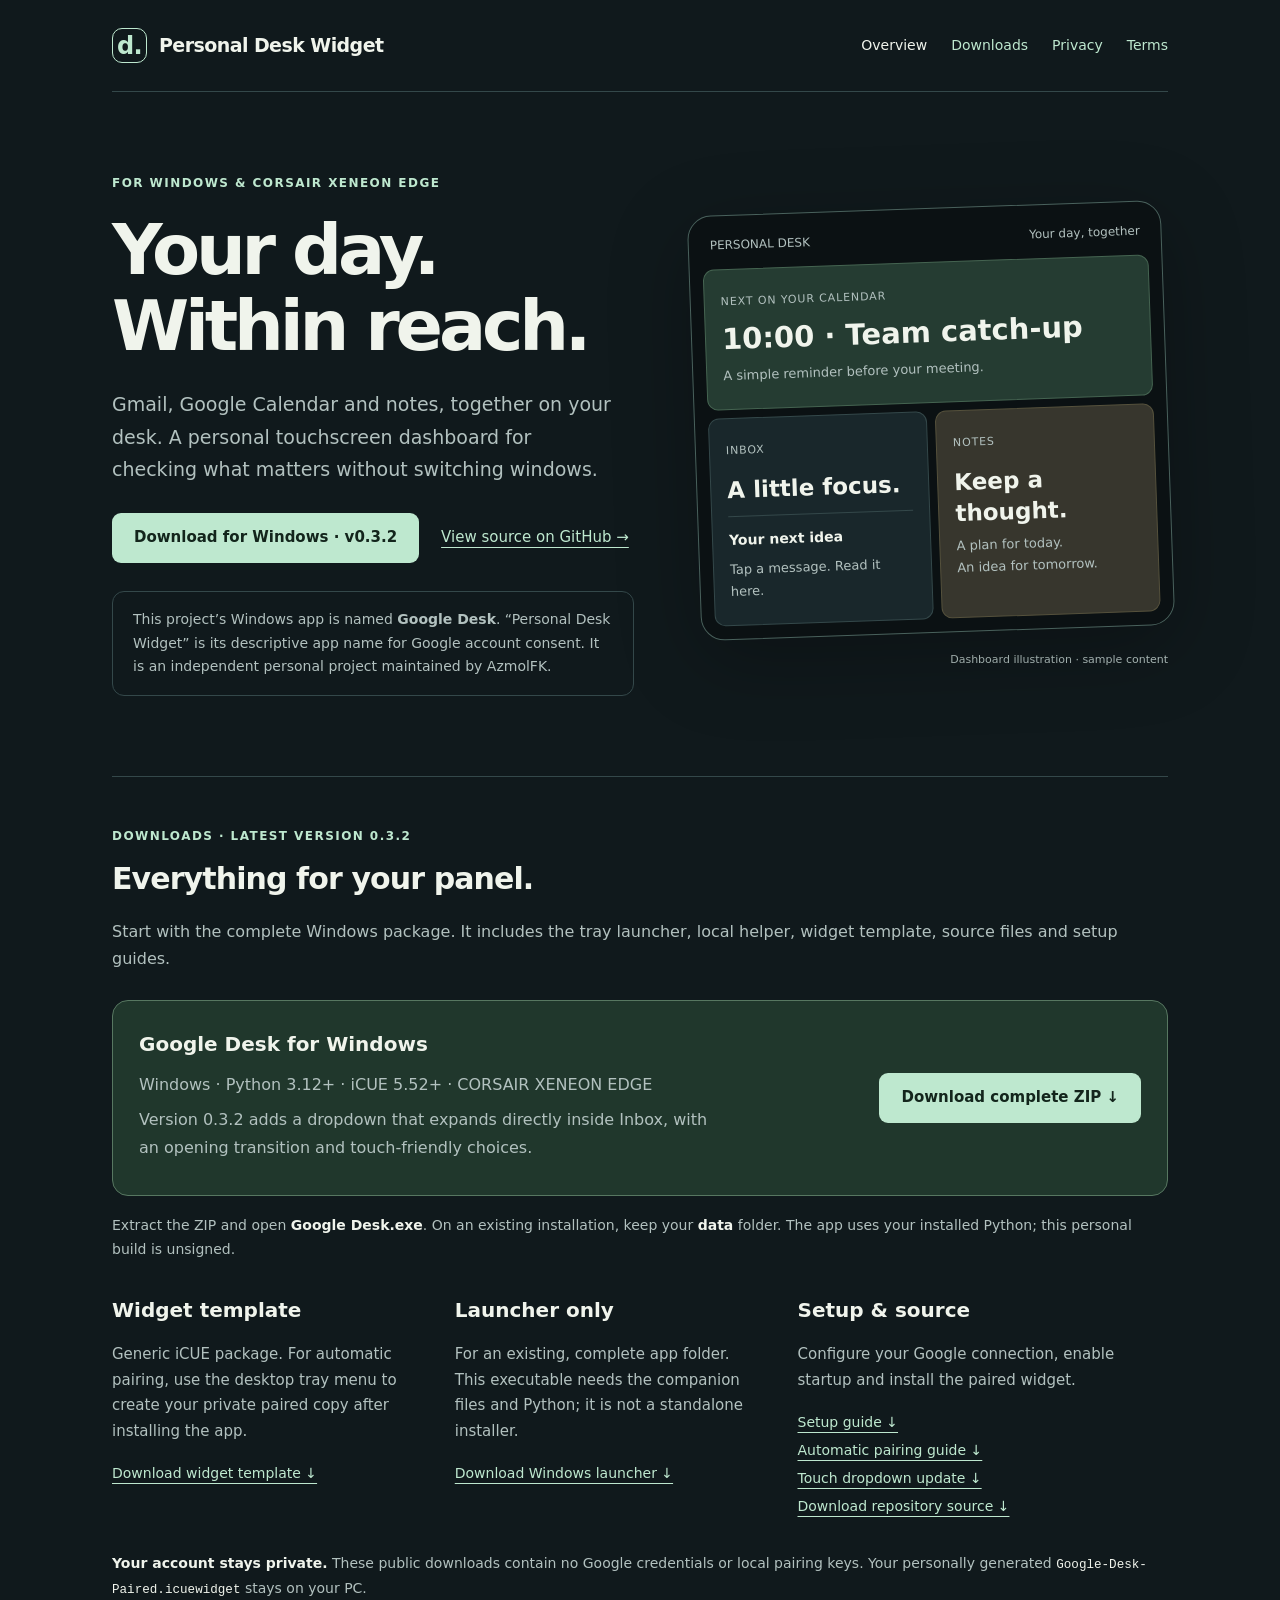
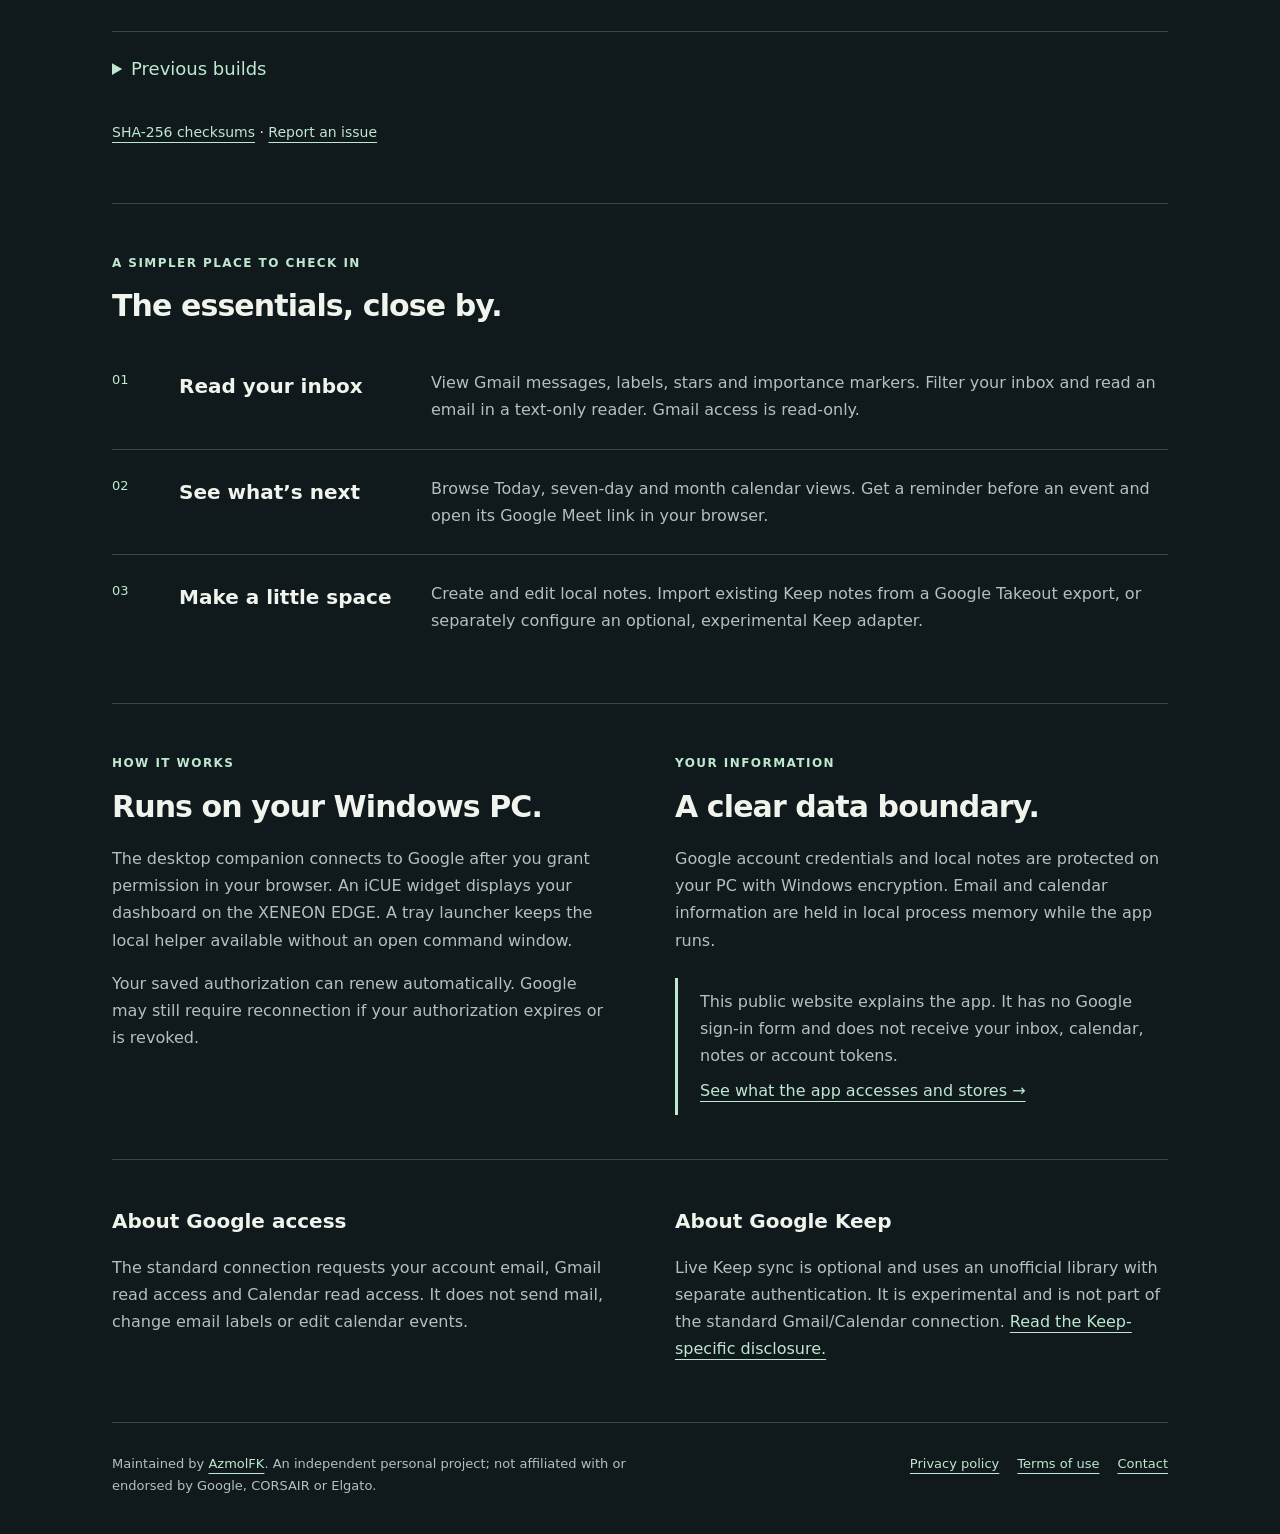
<file: docs/index.html>
<!DOCTYPE html>
<html lang="en">
<head>
  <meta charset="utf-8">
  <meta name="viewport" content="width=device-width,initial-scale=1">
  <meta name="description" content="Personal Desk Widget (Google Desk): a personal Windows dashboard for Gmail, Google Calendar, meeting reminders and notes on a CORSAIR XENEON EDGE.">
  <meta name="referrer" content="strict-origin-when-cross-origin">
  <link rel="canonical" href="https://azmolfk.github.io/Google-Desk-for-Corsair-Xenon-Edge/">
  <link rel="icon" href="icon.svg" type="image/svg+xml">
  <link rel="stylesheet" href="style.css">
  <title>Personal Desk Widget — Gmail, Calendar and notes within reach</title>
</head>
<body>
<a class="skip" href="#main">Skip to content</a>
<div class="wrap">
  <header class="top"><a class="wordmark" href="./"><span class="mark" aria-hidden="true">d.</span>Personal Desk Widget</a><nav aria-label="Main navigation"><a href="./" aria-current="page">Overview</a><a href="#downloads">Downloads</a><a href="privacy.html">Privacy</a><a href="terms.html">Terms</a></nav></header>
  <main id="main">
    <section class="hero">
      <div><span class="eyebrow">For Windows &amp; CORSAIR XENEON EDGE</span><h1>Your day.<br>Within reach.</h1><p class="intro">Gmail, Google Calendar and notes, together on your desk. A personal touchscreen dashboard for checking what matters without switching windows.</p><div class="actions"><a class="button" href="downloads/Google-Desk-v0.3.2.zip" download>Download for Windows · v0.3.2</a><a class="text-link" href="https://github.com/AzmolFK/Google-Desk-for-Corsair-Xenon-Edge">View source on GitHub →</a></div><p class="notice">This project’s Windows app is named <strong>Google Desk</strong>. “Personal Desk Widget” is its descriptive app name for Google account consent. It is an independent personal project maintained by AzmolFK.</p></div>
      <div><div class="device" role="img" aria-label="Illustration of a desk dashboard with a meeting reminder, inbox and note. All content is illustrative."><div class="device-top"><span>PERSONAL DESK</span><span>Your day, together</span></div><div class="device-screen"><div class="mini agenda"><span class="small">NEXT ON YOUR CALENDAR</span><strong>10:00 · Team catch-up</strong><p>A simple reminder before your meeting.</p></div><div class="mini"><span class="small">INBOX</span><strong>A little focus.</strong><div class="mail"><b>Your next idea</b><p>Tap a message. Read it here.</p></div></div><div class="mini note"><span class="small">NOTES</span><strong>Keep a thought.</strong><p>A plan for today.<br>An idea for tomorrow.</p></div></div></div><span class="illustration-label">Dashboard illustration · sample content</span></div>
    </section>

    <section class="section" id="downloads" aria-labelledby="download-heading">
      <span class="eyebrow">Downloads · latest version 0.3.2</span><h2 id="download-heading">Everything for your panel.</h2>
      <p class="download-intro">Start with the complete Windows package. It includes the tray launcher, local helper, widget template, source files and setup guides.</p>
      <div class="download-main"><div><h3>Google Desk for Windows</h3><p>Windows · Python 3.12+ · iCUE 5.52+ · CORSAIR XENEON EDGE</p><p>Version 0.3.2 adds a dropdown that expands directly inside Inbox, with an opening transition and touch-friendly choices.</p></div><a class="button" href="downloads/Google-Desk-v0.3.2.zip" download>Download complete ZIP ↓</a></div>
      <p class="download-note">Extract the ZIP and open <strong>Google Desk.exe</strong>. On an existing installation, keep your <strong>data</strong> folder. The app uses your installed Python; this personal build is unsigned.</p>
      <div class="download-grid">
        <div><h3>Widget template</h3><p>Generic iCUE package. For automatic pairing, use the desktop tray menu to create your private paired copy after installing the app.</p><a href="downloads/Google-Desk.icuewidget" download>Download widget template ↓</a></div>
        <div><h3>Launcher only</h3><p>For an existing, complete app folder. This executable needs the companion files and Python; it is not a standalone installer.</p><a href="downloads/Google%20Desk.exe" download>Download Windows launcher ↓</a></div>
        <div><h3>Setup &amp; source</h3><p>Configure your Google connection, enable startup and install the paired widget.</p><a href="downloads/SETUP.md" download>Setup guide ↓</a><br><a href="downloads/AUTOMATIC-PAIRING.md" download>Automatic pairing guide ↓</a><br><a href="downloads/IN-PANEL-DROPDOWN.md" download>Touch dropdown update ↓</a><br><a href="https://github.com/AzmolFK/Google-Desk-for-Corsair-Xenon-Edge/archive/refs/heads/main.zip">Download repository source ↓</a></div>
      </div>
      <div class="download-note"><strong>Your account stays private.</strong> These public downloads contain no Google credentials or local pairing keys. Your personally generated <code>Google-Desk-Paired.icuewidget</code> stays on your PC.</div>
      <details class="archive"><summary>Previous builds</summary><p>These older builds are retained for reference. The latest complete ZIP above includes the current fixes.</p><table class="table"><thead><tr><th>Version</th><th>Changes</th><th>Download</th></tr></thead><tbody><tr><td>0.3.1</td><td>Direct inbox filter buttons (replaced by the custom dropdown in 0.3.2).</td><td><a href="downloads/Google-Desk-v0.3.1.zip" download>ZIP ↓</a></td></tr><tr><td>0.3.0</td><td>Private paired widget generation and automatic reconnection.</td><td><a href="downloads/Google-Desk-v0.3.0.zip" download>ZIP ↓</a></td></tr><tr><td>0.2.0</td><td>Tray launcher, optional startup and larger text.</td><td><a href="downloads/Google-Desk-v0.2.0.zip" download>ZIP ↓</a></td></tr><tr><td>0.1.0</td><td>Initial Gmail, Calendar, reminders and local notes build.</td><td><a href="downloads/Google-Desk-v0.1.0.zip" download>ZIP ↓</a></td></tr></tbody></table></details>
      <p class="checksums"><a href="downloads/SHA256SUMS.txt">SHA-256 checksums</a> · <a href="https://github.com/AzmolFK/Google-Desk-for-Corsair-Xenon-Edge/issues">Report an issue</a></p>
    </section>

    <section class="section" aria-labelledby="features"><span class="eyebrow">A simpler place to check in</span><h2 id="features">The essentials, close by.</h2><div class="feature-row"><span class="number">01</span><h3>Read your inbox</h3><p>View Gmail messages, labels, stars and importance markers. Filter your inbox and read an email in a text-only reader. Gmail access is read-only.</p></div><div class="feature-row"><span class="number">02</span><h3>See what’s next</h3><p>Browse Today, seven-day and month calendar views. Get a reminder before an event and open its Google Meet link in your browser.</p></div><div class="feature-row"><span class="number">03</span><h3>Make a little space</h3><p>Create and edit local notes. Import existing Keep notes from a Google Takeout export, or separately configure an optional, experimental Keep adapter.</p></div></section>
    <section class="section split" id="how-it-works"><div><span class="eyebrow">How it works</span><h2>Runs on your Windows PC.</h2><p>The desktop companion connects to Google after you grant permission in your browser. An iCUE widget displays your dashboard on the XENEON EDGE. A tray launcher keeps the local helper available without an open command window.</p><p>Your saved authorization can renew automatically. Google may still require reconnection if your authorization expires or is revoked.</p></div><div><span class="eyebrow">Your information</span><h2>A clear data boundary.</h2><p>Google account credentials and local notes are protected on your PC with Windows encryption. Email and calendar information are held in local process memory while the app runs.</p><div class="quiet-box"><p>This public website explains the app. It has no Google sign-in form and does not receive your inbox, calendar, notes or account tokens.</p><p><a href="privacy.html">See what the app accesses and stores →</a></p></div></div></section>
    <section class="section split"><div><h3>About Google access</h3><p>The standard connection requests your account email, Gmail read access and Calendar read access. It does not send mail, change email labels or edit calendar events.</p></div><div><h3>About Google Keep</h3><p>Live Keep sync is optional and uses an unofficial library with separate authentication. It is experimental and is not part of the standard Gmail/Calendar connection. <a href="privacy.html#keep">Read the Keep-specific disclosure.</a></p></div></section>
  </main>
  <footer class="footer"><div>Maintained by <a href="https://github.com/AzmolFK">AzmolFK</a>. An independent personal project; not affiliated with or endorsed by Google, CORSAIR or Elgato.</div><nav aria-label="Footer navigation"><a href="privacy.html">Privacy policy</a><a href="terms.html">Terms of use</a><a href="https://github.com/AzmolFK/Google-Desk-for-Corsair-Xenon-Edge/issues">Contact</a></nav></footer>
</div>
</body></html>
</file>
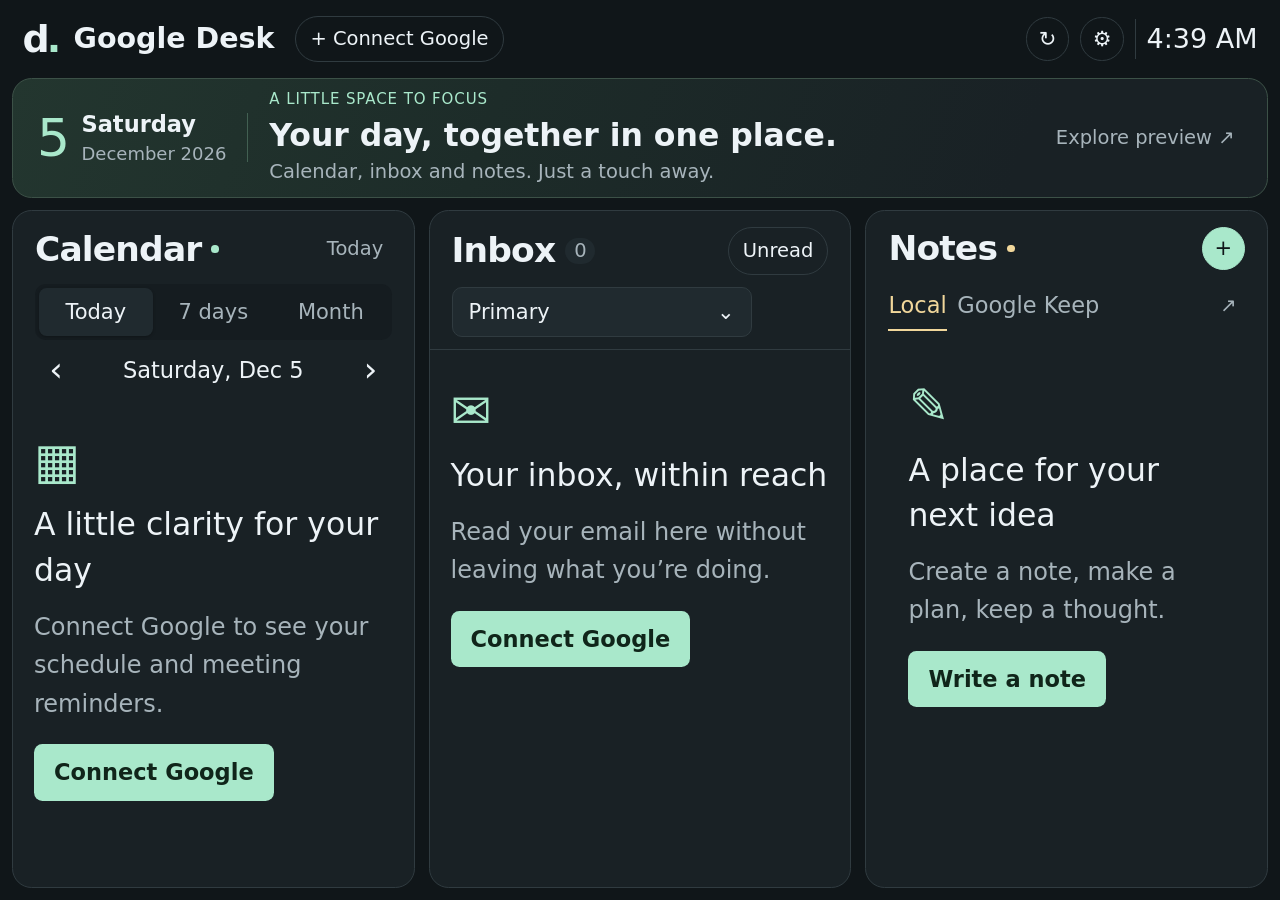
<file: app/widget/index.html>
<!DOCTYPE html>
<html lang="en">
<head>
  <meta charset="UTF-8" />
  <meta name="viewport" content="width=device-width, initial-scale=1.0" />
  <title>'Google Desk'</title>
  <link rel="icon" type="image/svg+xml" href="resources/icon.svg" />
  <link rel="stylesheet" href="styles.css" />
  <link rel="stylesheet" href="readability.css" />
  <meta name="x-icue-property" content="textColor" data-label="'Text Color'" data-type="color" data-default="'#edf3f7'" />
  <meta name="x-icue-property" content="accentColor" data-label="'Accent Color'" data-type="color" data-default="'#a9e8cb'" />
  <meta name="x-icue-property" content="backgroundColor" data-label="'Background Color'" data-type="color" data-default="'#101619'" />
  <meta name="x-icue-property" content="transparency" data-label="'Background Transparency'" data-type="slider" data-default="0" data-min="0" data-max="100" data-step="1" />
  <meta name="x-icue-property" content="pairingKey" data-label="'Companion pairing key'" data-type="textfield" data-default="''" />
  <meta name="x-icue-property" content="refreshSeconds" data-label="'Refresh interval (seconds)'" data-type="slider" data-default="60" data-min="30" data-max="300" data-step="30" />
  <meta name="x-icue-property" content="reminderMinutes" data-label="'Reminder lead time (minutes)'" data-type="slider" data-default="10" data-min="0" data-max="30" data-step="5" />
  <meta name="x-icue-property" content="textSize" data-label="'Text size (percent)'" data-type="slider" data-default="150" data-min="100" data-max="200" data-step="10" />
  <script type="application/json" id="x-icue-groups">[{"title":"'Connection'","properties":["pairingKey","refreshSeconds","reminderMinutes"]},{"title":"'Personalization'","properties":["textColor","accentColor","backgroundColor","transparency","textSize"]}]</script>
</head>
<body>
  <div class="shell">
    <div class="topbar">
      <div class="brand"><span class="brand-mark">d<span>.</span></span><div><strong>Google Desk</strong><span class="eyebrow">YOUR DAY, WITHIN REACH</span></div></div>
      <div id="accounts" class="accounts"></div>
      <div class="top-actions"><span id="connection" class="connection">Not connected</span><button class="icon-button" id="refresh" title="Refresh" aria-label="Refresh">↻</button><button class="icon-button" id="settings" title="Settings" aria-label="Settings">⚙</button><span id="clock" class="clock"></span></div>
    </div>
    <div id="demo-banner" class="demo-banner" hidden><span>PREVIEW · Sample data only. No Google account is connected.</span><button id="leave-demo">Exit preview</button></div>
    <div class="day-strip">
      <div class="date-block"><span id="day-number" class="day-number"></span><div><strong id="weekday"></strong><span id="month-year"></span></div></div>
      <div class="strip-divider"></div><div id="meeting" class="meeting"></div>
      <button id="demo-toggle" class="quiet-button">Explore preview ↗</button>
    </div>
    <nav class="panel-nav" aria-label="Panels"><button data-panel="calendar" class="active">Calendar</button><button data-panel="inbox">Inbox</button><button data-panel="reader">Reader</button><button data-panel="notes">Notes</button></nav>
    <div id="notice" class="notice" role="status" hidden></div>
    <main id="panels" class="panels" data-active="calendar">
      <section id="calendar-panel" class="panel calendar-panel" data-name="calendar">
        <div class="panel-heading"><div><span class="kicker">01 / YOUR SCHEDULE</span><h1>Calendar<span class="heading-dot"></span></h1></div><button id="calendar-today" class="quiet-button">Today</button></div>
        <div class="view-switch" aria-label="Calendar view"><button data-view="today" class="active">Today</button><button data-view="week">7 days</button><button data-view="month">Month</button></div>
        <div class="calendar-navigation"><button id="prev-date" aria-label="Previous period">‹</button><strong id="calendar-range"></strong><button id="next-date" aria-label="Next period">›</button></div>
        <div id="calendar-content" class="scroll-area"></div>
        <div id="calendar-legend" class="panel-footer">Connect Google to see your calendars</div>
      </section>
      <section id="inbox-panel" class="panel inbox-panel" data-name="inbox">
        <div class="panel-heading"><div><span class="kicker">02 / STAY IN THE LOOP</span><h1>Inbox <span id="inbox-count" class="count">0</span></h1></div><button id="unread" class="chip" aria-pressed="false">Unread</button></div>
        <div class="inbox-toolbar"><div id="inbox-filter-control" class="inbox-filter-control"><button type="button" id="inbox-filter" class="inbox-filter-trigger" aria-label="Inbox category: Primary" aria-expanded="false" aria-controls="inbox-filter-menu"><span id="inbox-filter-label">Primary</span><span class="filter-chevron" aria-hidden="true">⌄</span></button><div id="inbox-filter-menu" class="inbox-filter-menu" aria-hidden="true" inert=""><div class="inbox-filter-clip"><div class="inbox-filters" role="group" aria-label="Inbox category options"><button type="button" data-inbox-filter="primary" aria-pressed="true">Primary</button><button type="button" data-inbox-filter="all" aria-pressed="false">All inbox</button><button type="button" data-inbox-filter="no-promotions" aria-pressed="false">No Promotions</button></div></div></div></div><span class="tiny-label">NEWEST FIRST</span></div>
        <div id="inbox-content" class="scroll-area"></div>
        <div class="panel-footer"><span class="status-dot"></span>Read on your panel. Stay in your flow.</div>
      </section>
      <section id="reader-panel" class="panel reader-panel" data-name="reader">
        <div class="panel-heading"><div><span class="kicker">03 / A LITTLE FOCUS</span><h1>Reader</h1></div><button id="reader-close" class="icon-button" aria-label="Close reader">×</button></div>
        <div id="reader-content" class="scroll-area reader-content"></div>
        <div class="panel-footer">Text view · External images stay blocked</div>
      </section>
      <section id="notes-panel" class="panel notes-panel" data-name="notes">
        <div class="panel-heading"><div><span class="kicker">04 / MAKE ROOM FOR IDEAS</span><h1>Notes<span class="heading-dot yellow"></span></h1></div><button id="new-note" class="icon-button accent" aria-label="New note">+</button></div>
        <div class="notes-toolbar"><div class="source-switch"><button data-source="local" class="active">Local</button><button data-source="keep">Google Keep</button></div><button id="open-keep" class="quiet-button" title="Open Google Keep in your browser">↗</button></div>
        <div id="notes-content" class="scroll-area notes-content"></div>
        <div id="notes-footer" class="panel-footer">Local notes · Encrypted on this PC</div>
      </section>
    </main>
    <div class="bottom-bar"><span id="sync-status">Ready when you are.</span><span>LESS SWITCHING. MORE DOING.</span><button id="reorder">Arrange panels</button></div>
  </div>
  <dialog id="settings-dialog" class="settings-dialog">
    <div class="dialog-top"><div><span class="kicker">MAKE IT YOURS</span><h2>Desk settings</h2></div><button class="icon-button" data-close="settings-dialog" aria-label="Close settings">×</button></div>
    <div id="settings-content"></div>
  </dialog>
  <dialog id="note-dialog" class="note-dialog">
    <form id="note-form"><div class="dialog-top"><span id="note-origin" class="kicker">LOCAL NOTE</span><button type="button" class="icon-button" id="note-close" aria-label="Close note">×</button></div>
      <input id="note-title" aria-label="Note title" placeholder="Give this thought a title" maxlength="1000" />
      <textarea id="note-text" aria-label="Note text" placeholder="A thought, a plan, a little reminder…" maxlength="100000"></textarea>
      <div id="note-items" class="note-items" hidden></div>
      <div class="note-bottom"><label><input id="note-pinned" type="checkbox" /> Pin note</label><button type="button" id="toggle-keyboard" class="quiet-button" aria-expanded="false">Keyboard</button><span id="save-status" role="status"></span><button class="primary-button" id="save-note" type="submit">Save note</button></div>
      <div id="touch-keyboard" class="touch-keyboard" hidden aria-label="Note keyboard"></div>
    </form>
  </dialog>
  <script src="pairing.js"></script>
  <script src="app.js"></script>
</body>
</html>
</file>
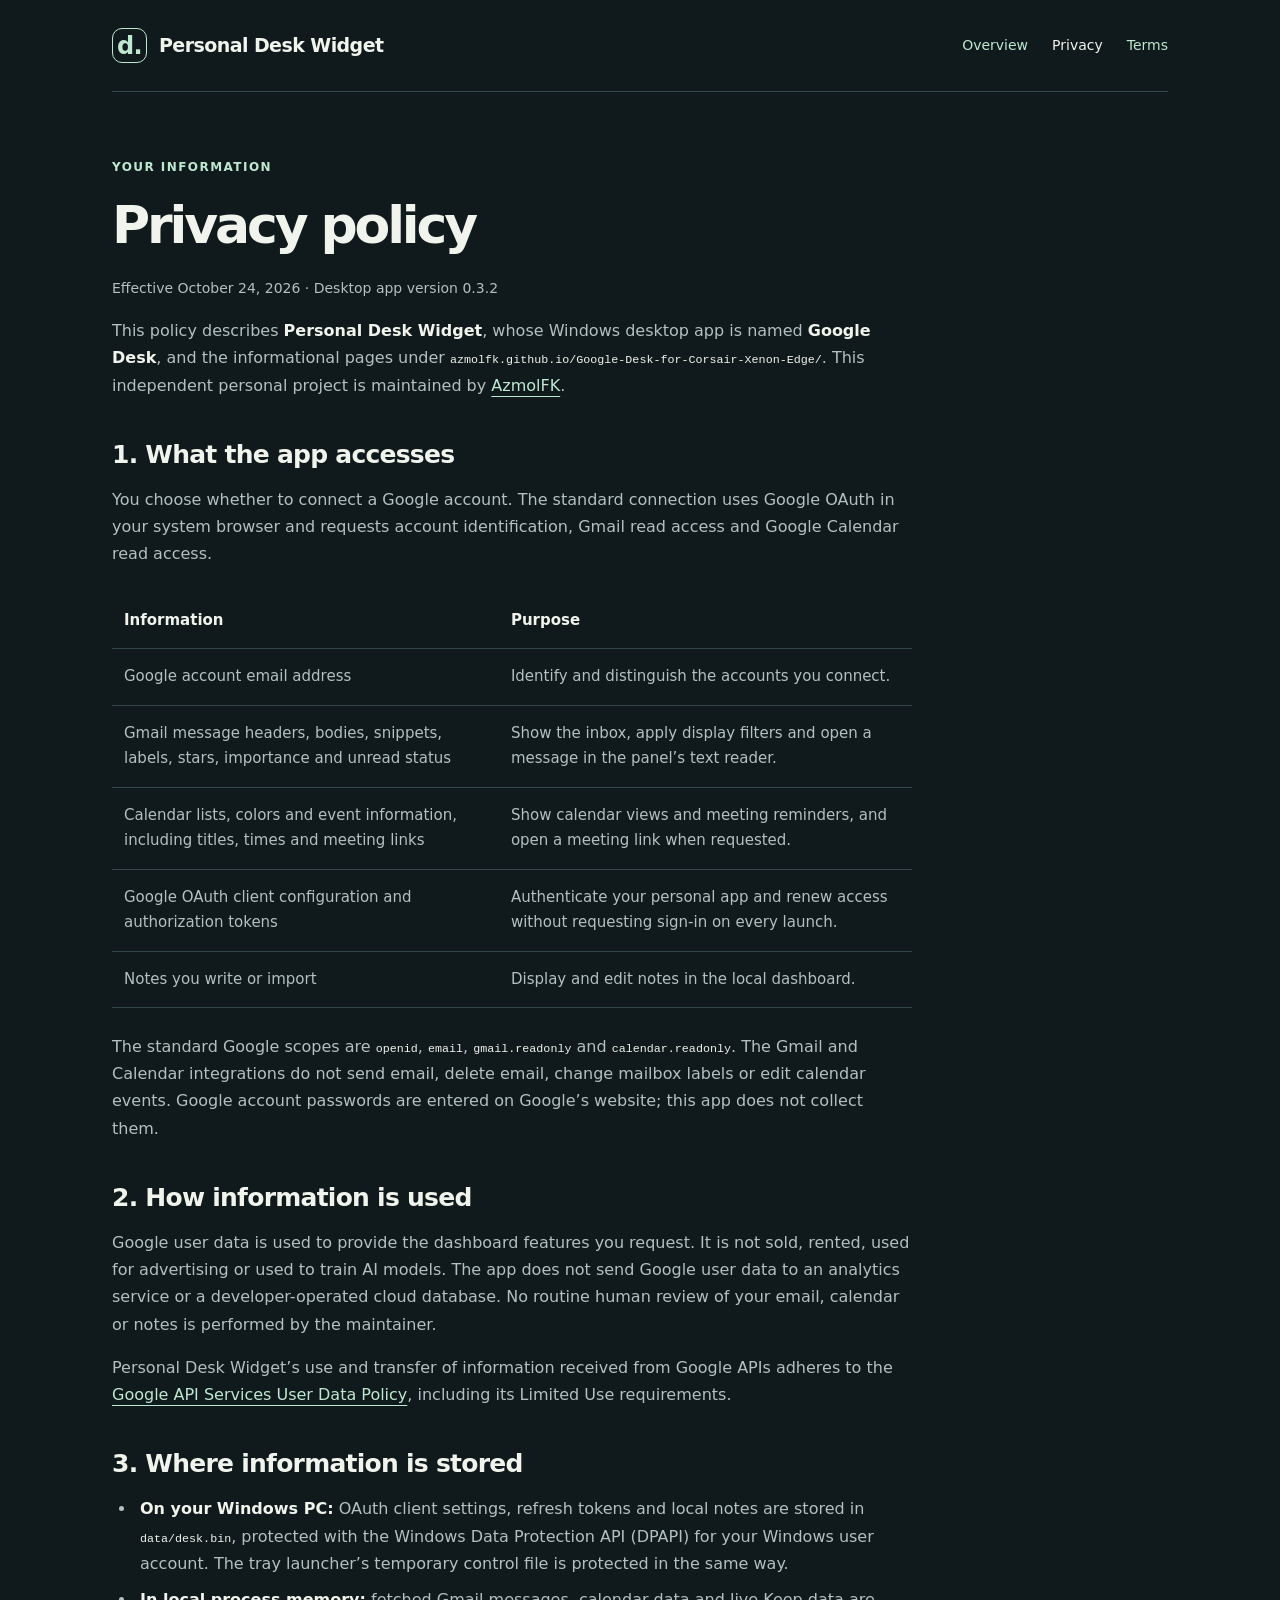
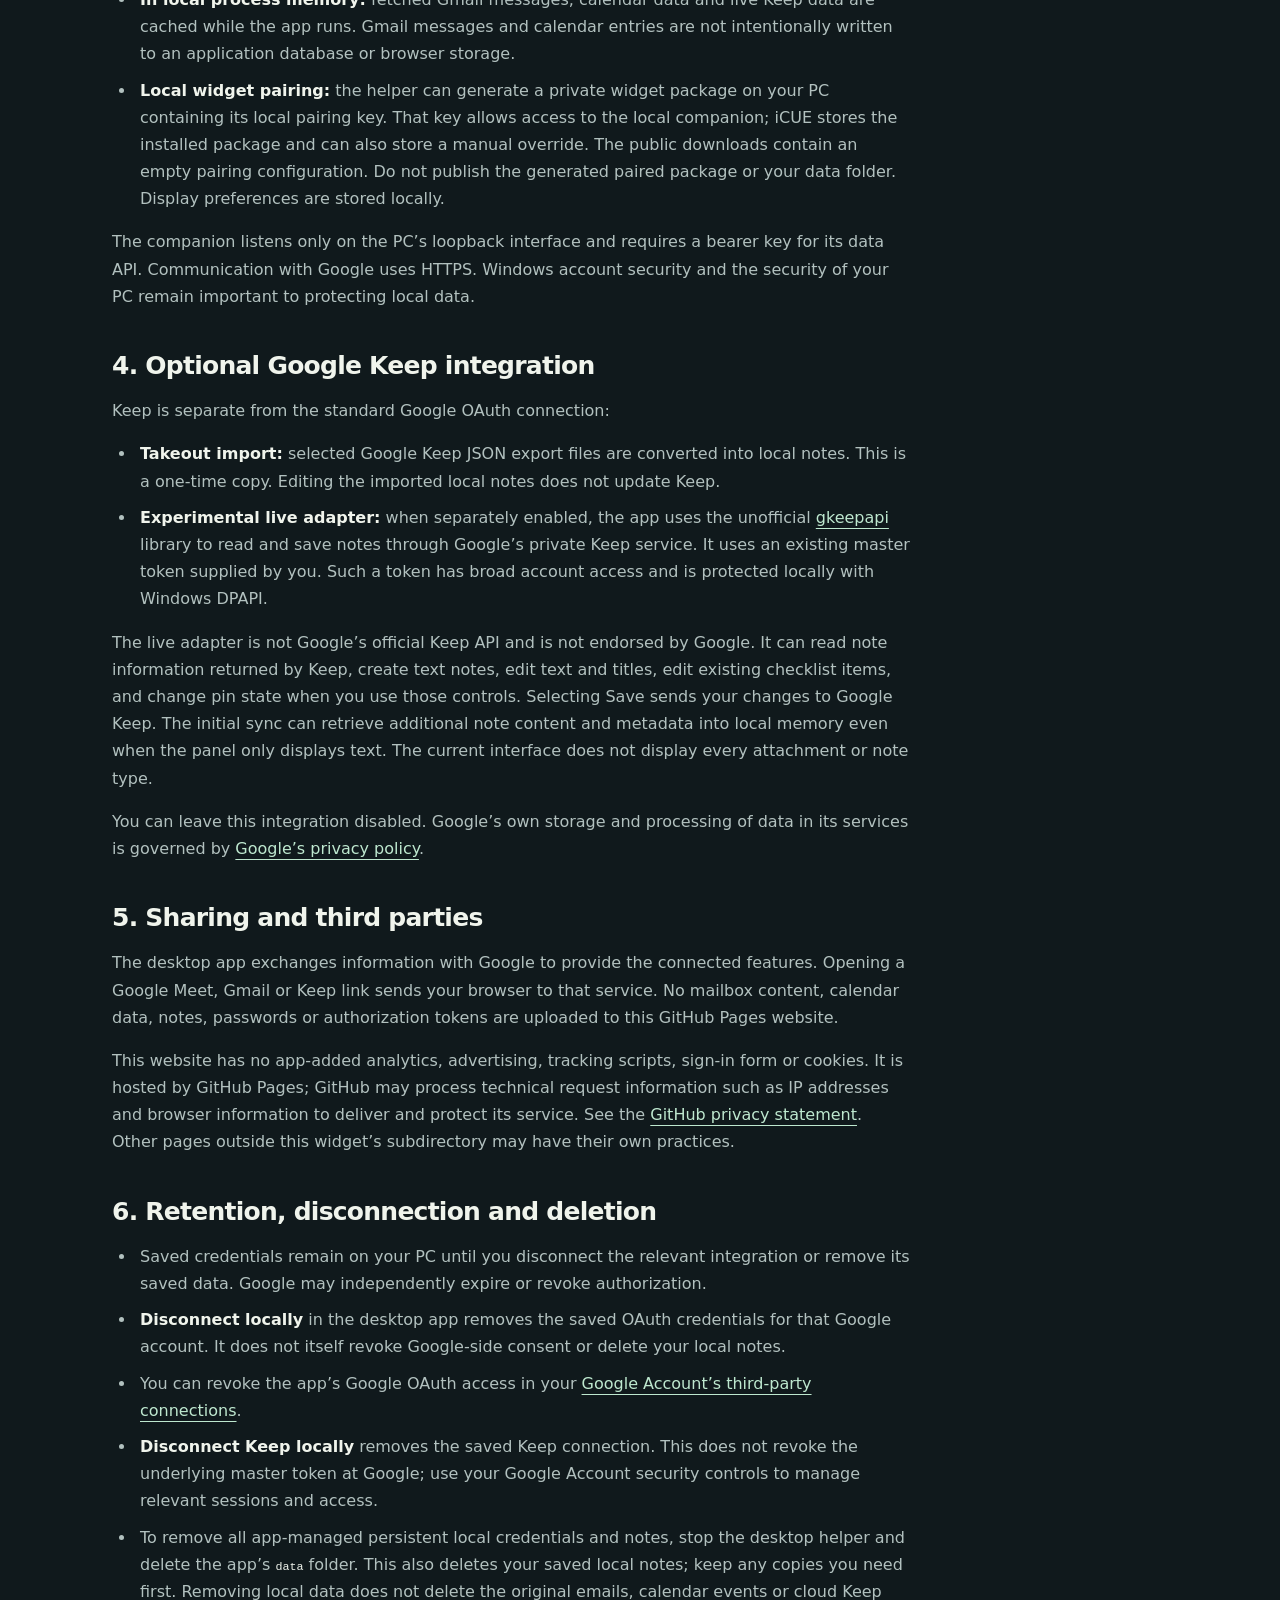
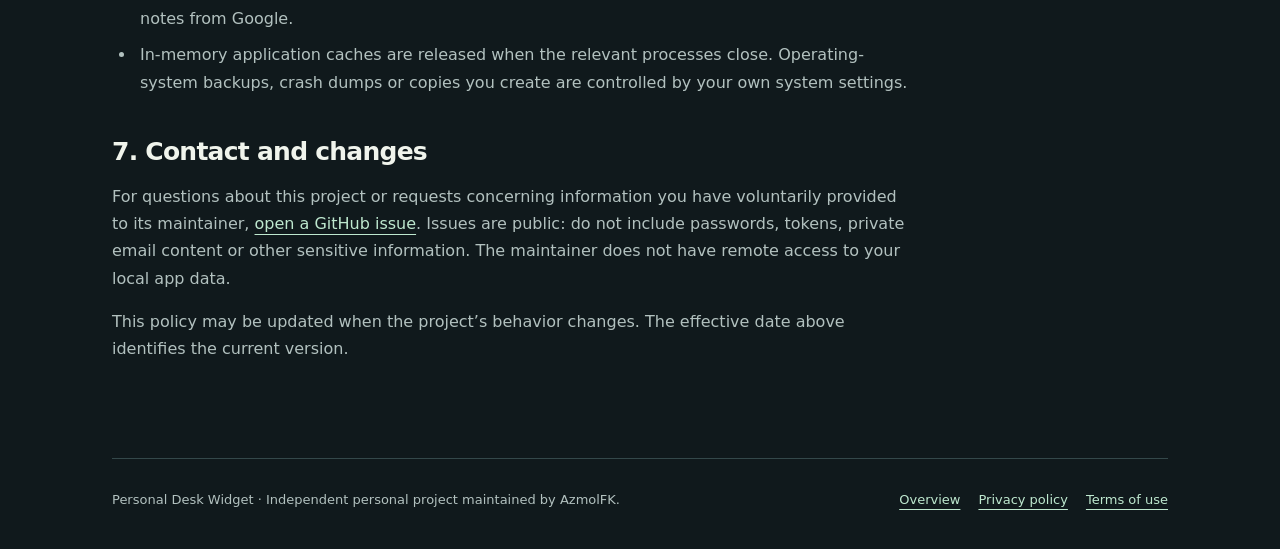
<file: docs/privacy.html>
<!DOCTYPE html>
<html lang="en">
<head>
  <meta charset="utf-8"><meta name="viewport" content="width=device-width,initial-scale=1">
  <meta name="description" content="Privacy policy for Personal Desk Widget, also called Google Desk: Google API access, local storage, optional Keep integration and deletion controls.">
  <meta name="referrer" content="strict-origin-when-cross-origin">
  <link rel="canonical" href="https://azmolfk.github.io/Google-Desk-for-Corsair-Xenon-Edge/privacy.html"><link rel="icon" href="icon.svg" type="image/svg+xml"><link rel="stylesheet" href="style.css">
  <title>Privacy policy — Personal Desk Widget</title>
</head>
<body><a class="skip" href="#main">Skip to content</a><div class="wrap">
<header class="top"><a class="wordmark" href="./"><span class="mark" aria-hidden="true">d.</span>Personal Desk Widget</a><nav aria-label="Main navigation"><a href="./">Overview</a><a href="privacy.html" aria-current="page">Privacy</a><a href="terms.html">Terms</a></nav></header>
<main id="main" class="document"><span class="eyebrow">Your information</span><h1>Privacy policy</h1><p class="updated">Effective October 24, 2026 · Desktop app version 0.3.2</p>
<p>This policy describes <strong>Personal Desk Widget</strong>, whose Windows desktop app is named <strong>Google Desk</strong>, and the informational pages under <code>azmolfk.github.io/Google-Desk-for-Corsair-Xenon-Edge/</code>. This independent personal project is maintained by <a href="https://github.com/AzmolFK">AzmolFK</a>.</p>
<h2>1. What the app accesses</h2><p>You choose whether to connect a Google account. The standard connection uses Google OAuth in your system browser and requests account identification, Gmail read access and Google Calendar read access.</p>
<table class="table"><thead><tr><th scope="col">Information</th><th scope="col">Purpose</th></tr></thead><tbody><tr><td>Google account email address</td><td>Identify and distinguish the accounts you connect.</td></tr><tr><td>Gmail message headers, bodies, snippets, labels, stars, importance and unread status</td><td>Show the inbox, apply display filters and open a message in the panel’s text reader.</td></tr><tr><td>Calendar lists, colors and event information, including titles, times and meeting links</td><td>Show calendar views and meeting reminders, and open a meeting link when requested.</td></tr><tr><td>Google OAuth client configuration and authorization tokens</td><td>Authenticate your personal app and renew access without requesting sign-in on every launch.</td></tr><tr><td>Notes you write or import</td><td>Display and edit notes in the local dashboard.</td></tr></tbody></table>
<p>The standard Google scopes are <code>openid</code>, <code>email</code>, <code>gmail.readonly</code> and <code>calendar.readonly</code>. The Gmail and Calendar integrations do not send email, delete email, change mailbox labels or edit calendar events. Google account passwords are entered on Google’s website; this app does not collect them.</p>
<h2>2. How information is used</h2><p>Google user data is used to provide the dashboard features you request. It is not sold, rented, used for advertising or used to train AI models. The app does not send Google user data to an analytics service or a developer-operated cloud database. No routine human review of your email, calendar or notes is performed by the maintainer.</p><p>Personal Desk Widget’s use and transfer of information received from Google APIs adheres to the <a href="https://developers.google.com/terms/api-services-user-data-policy">Google API Services User Data Policy</a>, including its Limited Use requirements.</p>
<h2>3. Where information is stored</h2><ul><li><strong>On your Windows PC:</strong> OAuth client settings, refresh tokens and local notes are stored in <code>data/desk.bin</code>, protected with the Windows Data Protection API (DPAPI) for your Windows user account. The tray launcher’s temporary control file is protected in the same way.</li><li><strong>In local process memory:</strong> fetched Gmail messages, calendar data and live Keep data are cached while the app runs. Gmail messages and calendar entries are not intentionally written to an application database or browser storage.</li><li><strong>Local widget pairing:</strong> the helper can generate a private widget package on your PC containing its local pairing key. That key allows access to the local companion; iCUE stores the installed package and can also store a manual override. The public downloads contain an empty pairing configuration. Do not publish the generated paired package or your data folder. Display preferences are stored locally.</li></ul><p>The companion listens only on the PC’s loopback interface and requires a bearer key for its data API. Communication with Google uses HTTPS. Windows account security and the security of your PC remain important to protecting local data.</p>
<h2 id="keep">4. Optional Google Keep integration</h2><p>Keep is separate from the standard Google OAuth connection:</p><ul><li><strong>Takeout import:</strong> selected Google Keep JSON export files are converted into local notes. This is a one-time copy. Editing the imported local notes does not update Keep.</li><li><strong>Experimental live adapter:</strong> when separately enabled, the app uses the unofficial <a href="https://github.com/kiwiz/gkeepapi">gkeepapi</a> library to read and save notes through Google’s private Keep service. It uses an existing master token supplied by you. Such a token has broad account access and is protected locally with Windows DPAPI.</li></ul><p>The live adapter is not Google’s official Keep API and is not endorsed by Google. It can read note information returned by Keep, create text notes, edit text and titles, edit existing checklist items, and change pin state when you use those controls. Selecting Save sends your changes to Google Keep. The initial sync can retrieve additional note content and metadata into local memory even when the panel only displays text. The current interface does not display every attachment or note type.</p><p>You can leave this integration disabled. Google’s own storage and processing of data in its services is governed by <a href="https://policies.google.com/privacy">Google’s privacy policy</a>.</p>
<h2>5. Sharing and third parties</h2><p>The desktop app exchanges information with Google to provide the connected features. Opening a Google Meet, Gmail or Keep link sends your browser to that service. No mailbox content, calendar data, notes, passwords or authorization tokens are uploaded to this GitHub Pages website.</p><p>This website has no app-added analytics, advertising, tracking scripts, sign-in form or cookies. It is hosted by GitHub Pages; GitHub may process technical request information such as IP addresses and browser information to deliver and protect its service. See the <a href="https://docs.github.com/en/site-policy/privacy-policies/github-general-privacy-statement">GitHub privacy statement</a>. Other pages outside this widget’s subdirectory may have their own practices.</p>
<h2>6. Retention, disconnection and deletion</h2><ul><li>Saved credentials remain on your PC until you disconnect the relevant integration or remove its saved data. Google may independently expire or revoke authorization.</li><li><strong>Disconnect locally</strong> in the desktop app removes the saved OAuth credentials for that Google account. It does not itself revoke Google-side consent or delete your local notes.</li><li>You can revoke the app’s Google OAuth access in your <a href="https://myaccount.google.com/connections">Google Account’s third-party connections</a>.</li><li><strong>Disconnect Keep locally</strong> removes the saved Keep connection. This does not revoke the underlying master token at Google; use your Google Account security controls to manage relevant sessions and access.</li><li>To remove all app-managed persistent local credentials and notes, stop the desktop helper and delete the app’s <code>data</code> folder. This also deletes your saved local notes; keep any copies you need first. Removing local data does not delete the original emails, calendar events or cloud Keep notes from Google.</li><li>In-memory application caches are released when the relevant processes close. Operating-system backups, crash dumps or copies you create are controlled by your own system settings.</li></ul>
<h2>7. Contact and changes</h2><p>For questions about this project or requests concerning information you have voluntarily provided to its maintainer, <a href="https://github.com/AzmolFK/Google-Desk-for-Corsair-Xenon-Edge/issues">open a GitHub issue</a>. Issues are public: do not include passwords, tokens, private email content or other sensitive information. The maintainer does not have remote access to your local app data.</p><p>This policy may be updated when the project’s behavior changes. The effective date above identifies the current version.</p>
</main><footer class="footer"><div>Personal Desk Widget · Independent personal project maintained by AzmolFK.</div><nav aria-label="Footer navigation"><a href="./">Overview</a><a href="privacy.html">Privacy policy</a><a href="terms.html">Terms of use</a></nav></footer></div></body></html>
</file>
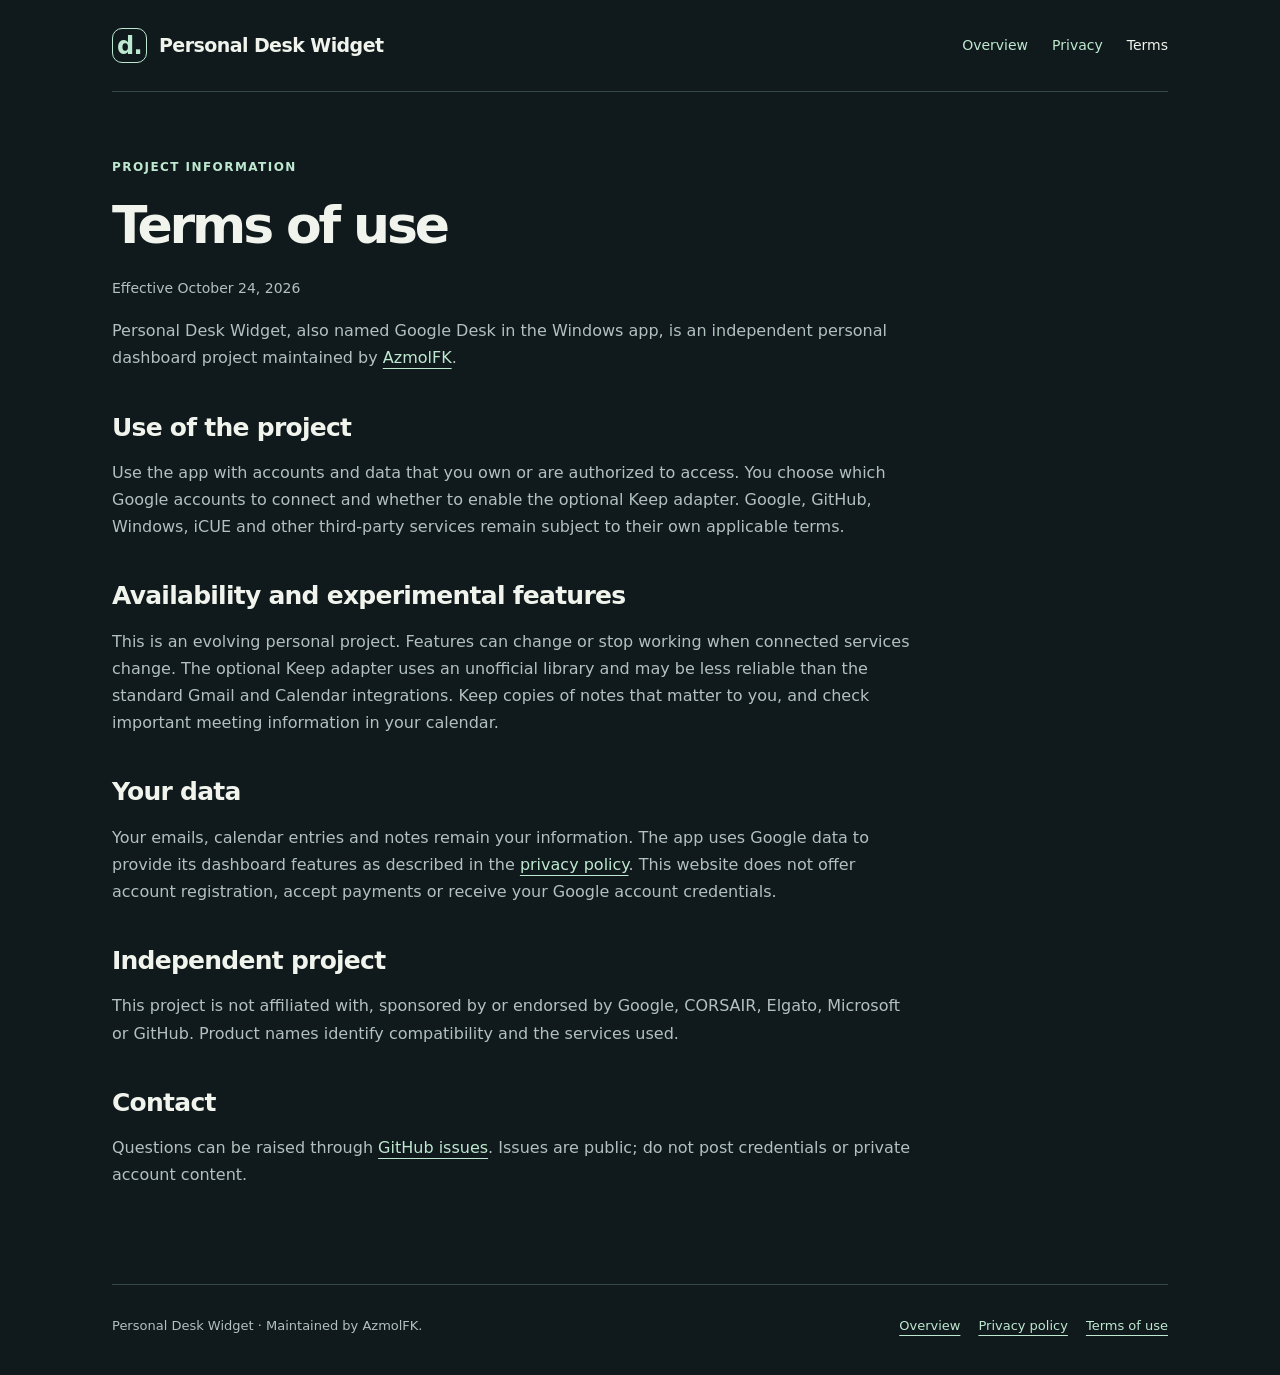
<file: docs/terms.html>
<!DOCTYPE html>
<html lang="en"><head><meta charset="utf-8"><meta name="viewport" content="width=device-width,initial-scale=1"><meta name="description" content="Terms of use and project information for Personal Desk Widget, the Google Desk desktop dashboard."><link rel="canonical" href="https://azmolfk.github.io/Google-Desk-for-Corsair-Xenon-Edge/terms.html"><link rel="icon" href="icon.svg" type="image/svg+xml"><link rel="stylesheet" href="style.css"><title>Terms of use — Personal Desk Widget</title></head>
<body><a class="skip" href="#main">Skip to content</a><div class="wrap"><header class="top"><a class="wordmark" href="./"><span class="mark" aria-hidden="true">d.</span>Personal Desk Widget</a><nav aria-label="Main navigation"><a href="./">Overview</a><a href="privacy.html">Privacy</a><a href="terms.html" aria-current="page">Terms</a></nav></header>
<main id="main" class="document"><span class="eyebrow">Project information</span><h1>Terms of use</h1><p class="updated">Effective October 24, 2026</p><p>Personal Desk Widget, also named Google Desk in the Windows app, is an independent personal dashboard project maintained by <a href="https://github.com/AzmolFK">AzmolFK</a>.</p><h2>Use of the project</h2><p>Use the app with accounts and data that you own or are authorized to access. You choose which Google accounts to connect and whether to enable the optional Keep adapter. Google, GitHub, Windows, iCUE and other third-party services remain subject to their own applicable terms.</p><h2>Availability and experimental features</h2><p>This is an evolving personal project. Features can change or stop working when connected services change. The optional Keep adapter uses an unofficial library and may be less reliable than the standard Gmail and Calendar integrations. Keep copies of notes that matter to you, and check important meeting information in your calendar.</p><h2>Your data</h2><p>Your emails, calendar entries and notes remain your information. The app uses Google data to provide its dashboard features as described in the <a href="privacy.html">privacy policy</a>. This website does not offer account registration, accept payments or receive your Google account credentials.</p><h2>Independent project</h2><p>This project is not affiliated with, sponsored by or endorsed by Google, CORSAIR, Elgato, Microsoft or GitHub. Product names identify compatibility and the services used.</p><h2>Contact</h2><p>Questions can be raised through <a href="https://github.com/AzmolFK/Google-Desk-for-Corsair-Xenon-Edge/issues">GitHub issues</a>. Issues are public; do not post credentials or private account content.</p></main><footer class="footer"><div>Personal Desk Widget · Maintained by AzmolFK.</div><nav aria-label="Footer navigation"><a href="./">Overview</a><a href="privacy.html">Privacy policy</a><a href="terms.html">Terms of use</a></nav></footer></div></body></html>
</file>
<file: docs/style.css>
:root{color-scheme:dark;--bg:#10191c;--panel:#19272b;--ink:#f0f4ec;--muted:#b2c1bf;--line:#34484a;--mint:#bee8cf;--gold:#edcf99;font-family:Segoe UI,system-ui,sans-serif;font-synthesis:none}*{box-sizing:border-box}body{margin:0;background:var(--bg);color:var(--ink);line-height:1.7}a{color:var(--mint);text-underline-offset:5px}a:hover{color:#fff}a:focus-visible{outline:2px solid var(--mint);outline-offset:5px}.wrap{max-width:1120px;margin:auto;padding:0 32px}.top{display:flex;align-items:center;justify-content:space-between;gap:24px;padding:28px 0;border-bottom:1px solid var(--line)}.wordmark{font-size:19px;font-weight:650;letter-spacing:-.03em;text-decoration:none;color:var(--ink);display:flex;gap:12px;align-items:center}.mark{display:grid;place-items:center;width:35px;height:35px;border:1px solid var(--mint);color:var(--mint);border-radius:10px;font-size:24px;line-height:1}.top nav{display:flex;gap:24px;font-size:14px}.top nav a{text-decoration:none}.top nav a[aria-current=page]{color:var(--ink)}.eyebrow{font-size:12px;font-weight:650;letter-spacing:.12em;text-transform:uppercase;color:var(--mint)}.hero{padding:76px 0 66px;display:grid;grid-template-columns:1.1fr 1fr;gap:60px;align-items:center}h1{font-weight:550;font-size:clamp(42px,5.5vw,70px);line-height:1.08;letter-spacing:-.06em;margin:18px 0 24px}.intro{font-size:19px;color:var(--muted);max-width:42ch}.actions{display:flex;gap:22px;align-items:center;margin-top:28px;flex-wrap:wrap}.button{display:inline-flex;padding:12px 22px;border-radius:9px;background:var(--mint);color:#13251c;text-decoration:none;font-size:15px;font-weight:650}.button:hover{background:#d3f5df;color:#13251c}.text-link{font-size:15px}.device{border:1px solid #49615c;border-radius:24px;background:#0b1113;padding:13px;box-shadow:0 20px 80px #0004;transform:rotate(-2deg)}.device-top{font-size:12px;color:var(--muted);padding:6px 8px 14px;display:flex;justify-content:space-between}.device-screen{display:grid;grid-template-columns:1fr 1fr;gap:8px}.mini{border:1px solid var(--line);border-radius:11px;padding:16px;background:var(--panel);min-height:145px}.mini .small{font-size:11px;letter-spacing:.08em;color:var(--muted)}.mini strong{display:block;font-size:23px;font-weight:550;line-height:1.35;margin:13px 0 6px}.mini p{font-size:13px;margin:6px 0;color:var(--muted)}.mini.agenda{grid-column:1/-1;min-height:120px;background:#253c32;border-color:#456451}.mini.agenda strong{font-size:29px;margin-top:6px}.mini .mail{padding-top:12px;margin-top:10px;border-top:1px solid var(--line)}.mini .mail b{display:block;font-size:14px;font-weight:550}.mini.note{background:#37362d;border-color:#55513c}.illustration-label{display:block;color:var(--muted);font-size:11px;text-align:right;margin-top:18px}.section{border-top:1px solid var(--line);padding:44px 0}h2{font-size:30px;line-height:1.25;font-weight:550;letter-spacing:-.03em;margin:12px 0 20px}h3{font-size:20px;font-weight:600;margin:0 0 10px}.feature-row{display:grid;grid-template-columns:45px 230px 1fr;gap:22px;padding:25px 0;border-bottom:1px solid var(--line)}.feature-row:last-child{border-bottom:0}.feature-row p{margin:0;color:var(--muted)}.number{color:var(--mint);font-size:13px;font-variant-numeric:tabular-nums}.split{display:grid;grid-template-columns:1fr 1fr;gap:70px}.split p{color:var(--muted)}.quiet-box{border-left:3px solid var(--mint);padding:2px 0 2px 22px;margin-top:24px}.quiet-box p{margin:8px 0}.footer{padding:30px 0 38px;border-top:1px solid var(--line);display:flex;justify-content:space-between;gap:24px;font-size:13px;color:var(--muted)}.footer div{max-width:63ch}.footer nav{display:flex;gap:18px;align-items:flex-start;flex-wrap:wrap}.document{max-width:800px;padding:60px 0 80px}.document h1{font-size:52px}.document h2{font-size:25px;margin:40px 0 14px}.document p,.document li{color:var(--muted)}.document strong{color:var(--ink)}.document ul,.document ol{padding-left:24px}.document li{padding-left:4px;margin:9px 0}.updated{font-size:14px;color:var(--muted)}.table{width:100%;border-collapse:collapse;margin:25px 0;font-size:15px}.table th,.table td{padding:15px 12px;border-bottom:1px solid var(--line);text-align:left;vertical-align:top}.table th{color:var(--ink);font-weight:600}.table td{color:var(--muted)}code{font-size:.9em;color:var(--ink);overflow-wrap:anywhere}.skip{position:absolute;top:-80px;left:15px;padding:10px;background:var(--mint);color:var(--bg)}.skip:focus{top:10px}.notice{font-size:14px;color:var(--muted);border:1px solid var(--line);border-radius:12px;padding:16px 20px;margin-top:28px}@media(max-width:750px){.wrap{padding:0 22px}.top{align-items:flex-start;gap:20px}.top nav{gap:14px;font-size:13px;flex-wrap:wrap;justify-content:flex-end}.wordmark{max-width:170px;line-height:1.3;font-size:16px;flex-shrink:0}.hero{grid-template-columns:1fr;padding:44px 0;gap:35px}h1{font-size:52px}.intro{font-size:18px}.device{max-width:450px;transform:none}.split{grid-template-columns:1fr;gap:25px}.feature-row{grid-template-columns:30px 1fr;gap:12px}.feature-row p{grid-column:2}.footer{flex-direction:column}.document{padding-top:38px}.document h1{font-size:40px}.table{font-size:13px}.table th,.table td{padding:12px 6px}}@media(prefers-reduced-motion:reduce){*{scroll-behavior:auto!important}}

.download-intro,.download-note,.download-main p,.download-grid p,.archive p{color:var(--muted)}.download-main{margin:28px 0 15px;border:1px solid #577761;background:#20372c;border-radius:16px;padding:26px;display:flex;align-items:center;justify-content:space-between;gap:32px}.download-main p{margin:8px 0;max-width:58ch}.download-main .button{flex-shrink:0}.download-note{font-size:14px;line-height:1.7;margin:18px 0}.download-note strong{color:var(--ink)}.download-grid{display:grid;grid-template-columns:1fr 1fr 1.2fr;gap:34px;margin:32px 0}.download-grid p{font-size:15px}.download-grid a{font-size:14px;line-height:2}.archive{border-top:1px solid var(--line);margin-top:30px;padding:22px 0}.archive summary{cursor:pointer;color:var(--mint);font-size:18px}.checksums{font-size:14px}.download-grid>div{min-width:0}@media(max-width:750px){.download-main{display:block;padding:20px}.download-main .button{margin-top:16px}.download-grid{grid-template-columns:1fr;gap:20px}.archive .table{font-size:12px}}
</file>
<file: app/widget/styles.css>
:root{color-scheme:dark;--unit:clamp(4px,1vmin,7px);--bg:#101619;--panel:#192125;--panel2:#202a2f;--text:#edf3f7;--muted:#a7b4bb;--accent:#a9e8cb;--line:#303b40;--yellow:#f1d79b;--radius:calc(var(--unit)*2.8);--pad:calc(var(--unit)*3);--gap:calc(var(--unit)*2);--font:calc(var(--unit)*2.45)}
*{box-sizing:border-box}body{margin:0;background:var(--bg);color:var(--text);font:var(--font)/1.45 'Segoe UI',system-ui,sans-serif;overflow:hidden}button,input,select,textarea{font:inherit}button{cursor:pointer;touch-action:manipulation}button,select,input,textarea{color:inherit}button{border:0;background:none}button:disabled{cursor:wait;opacity:.55}button:focus-visible,input:focus-visible,textarea:focus-visible,select:focus-visible{outline:2px solid var(--accent);outline-offset:3px}button:hover{filter:brightness(1.18)}[hidden]{display:none!important}.shell{height:100dvh;display:flex;flex-direction:column;padding:var(--gap);gap:var(--gap)}.topbar{display:flex;align-items:center;gap:var(--pad);min-height:calc(var(--unit)*8);padding:0 calc(var(--unit)*1.5)}.brand{display:flex;align-items:center;gap:calc(var(--unit)*2.2);flex-shrink:0}.brand-mark{font-size:calc(var(--unit)*6);font-weight:650;letter-spacing:-3px;line-height:1}.brand-mark span{color:var(--accent)}.brand strong{font-size:calc(var(--unit)*2.8);font-weight:600}.eyebrow{display:block;font-size:calc(var(--unit)*1.3);letter-spacing:.16em;color:var(--muted);margin-top:2px}.accounts{display:flex;align-items:center;gap:8px;flex:1;min-width:0;overflow:auto;scrollbar-width:none}.account-chip,.chip{border:1px solid var(--line);border-radius:30px;padding:calc(var(--unit)*1.1) calc(var(--unit)*1.6);white-space:nowrap;font-size:calc(var(--unit)*1.9);display:inline-flex;gap:8px;align-items:center}.account-chip.selected,.chip[aria-pressed=true]{border-color:var(--accent);color:var(--accent);background:#a9e8cb0d}.account-chip .dot{width:8px;height:8px;border-radius:50%;background:var(--account-color)}.top-actions{display:flex;align-items:center;gap:calc(var(--unit)*1.6);margin-left:auto}.clock{font-variant-numeric:tabular-nums;font-size:calc(var(--unit)*2.8);white-space:nowrap;padding-left:calc(var(--unit)*1.5);border-left:1px solid var(--line)}.connection{font-size:calc(var(--unit)*1.7);color:var(--muted);white-space:nowrap}.connection.live{color:var(--accent)}.icon-button{width:calc(var(--unit)*6.2);height:calc(var(--unit)*6.2);min-width:32px;min-height:32px;border:1px solid var(--line);border-radius:50%;display:grid;place-items:center;font-size:calc(var(--unit)*3)}.icon-button.accent{background:var(--accent);color:var(--bg);border-color:var(--accent)}.day-strip{display:flex;align-items:center;gap:var(--pad);background:linear-gradient(110deg,#23362f 0%,#1d2c29 38%,var(--panel) 80%);border:1px solid #3c5147;border-radius:var(--radius);padding:calc(var(--unit)*1.7) var(--pad);min-height:calc(var(--unit)*13)}.date-block{display:flex;gap:calc(var(--unit)*2);align-items:center;flex-shrink:0}.day-number{font-size:calc(var(--unit)*8);font-weight:350;line-height:1;color:var(--accent);letter-spacing:-.05em}.date-block strong{font-size:calc(var(--unit)*2.4);display:block;font-weight:550}.date-block div>span{display:block;color:var(--muted);font-size:calc(var(--unit)*1.9)}.strip-divider{height:calc(var(--unit)*7);width:1px;background:#426052}.meeting{display:flex;align-items:center;gap:calc(var(--unit)*2.5);flex:1;min-width:0}.meeting-copy{min-width:0;flex:1}.meeting-copy strong{display:block;font-size:calc(var(--unit)*3);font-weight:550;white-space:nowrap;text-overflow:ellipsis;overflow:hidden}.meeting-copy small{color:var(--muted);font-size:calc(var(--unit)*1.9)}.meeting-label{font-size:calc(var(--unit)*1.35);letter-spacing:.14em;color:var(--accent);display:block;margin-bottom:2px}.meeting-time{font-size:calc(var(--unit)*4);font-weight:400;white-space:nowrap}.meeting.is-due .meeting-label{color:var(--yellow)}.primary-button{background:var(--accent);color:#10251a;border-radius:calc(var(--unit)*1.2);padding:calc(var(--unit)*1.4) calc(var(--unit)*2.5);font-weight:600;white-space:nowrap}.quiet-button{font-size:calc(var(--unit)*1.85);color:var(--muted);padding:calc(var(--unit)*1.2);white-space:nowrap}.quiet-button:hover{color:var(--text)}.panels{display:grid;grid-template-columns:.95fr 1.05fr 1.15fr 1fr;gap:var(--gap);flex:1;min-height:0}.panel{background:var(--panel);border:1px solid var(--line);border-radius:var(--radius);display:flex;flex-direction:column;min-width:0;min-height:0;overflow:hidden}.panel-heading{display:flex;align-items:center;justify-content:space-between;padding:var(--pad) var(--pad) calc(var(--unit)*2);gap:8px}.kicker{font-size:calc(var(--unit)*1.4);font-weight:550;letter-spacing:.13em;color:var(--muted)}h1{font-size:calc(var(--unit)*3.5);line-height:1.25;font-weight:550;letter-spacing:-.025em;margin:calc(var(--unit)*.8) 0 0;display:flex;align-items:center;gap:calc(var(--unit)*1.4)}.heading-dot{height:calc(var(--unit)*1.1);width:calc(var(--unit)*1.1);background:var(--accent);border-radius:50%;display:inline-block}.heading-dot.yellow{background:var(--yellow)}.count{font-size:calc(var(--unit)*1.8);color:var(--muted);font-weight:400;background:var(--panel2);padding:1px 9px;border-radius:20px}.view-switch{display:flex;gap:4px;background:#10161970;padding:4px;border-radius:calc(var(--unit)*1.5);margin:0 var(--pad)}.view-switch button{flex:1;color:var(--muted);border-radius:calc(var(--unit)*1.1);padding:calc(var(--unit)*1);font-size:calc(var(--unit)*1.9)}.view-switch button.active{background:var(--panel2);color:var(--text);box-shadow:0 1px 3px #0004}.calendar-navigation{display:flex;align-items:center;justify-content:space-between;padding:calc(var(--unit)*1.5) var(--pad);font-size:calc(var(--unit)*2)}.calendar-navigation button{font-size:calc(var(--unit)*3.5);width:calc(var(--unit)*5);line-height:1.1;border-radius:8px}.calendar-navigation strong{font-weight:500}.scroll-area{overflow:auto;min-height:0;flex:1;scrollbar-width:thin;scrollbar-color:#41534d transparent;overscroll-behavior:contain}.schedule-day{padding:calc(var(--unit)*.6) var(--pad) calc(var(--unit)*1.2)}.schedule-label{display:flex;align-items:center;gap:10px;font-size:calc(var(--unit)*1.55);letter-spacing:.07em;color:var(--muted);margin-bottom:calc(var(--unit)*1.5)}.schedule-label:after{content:'';height:1px;background:var(--line);flex:1}.event{display:flex;width:100%;text-align:left;gap:calc(var(--unit)*2);padding:calc(var(--unit)*1.5) 0}.event-time{color:var(--muted);font-size:calc(var(--unit)*1.65);width:calc(var(--unit)*8);flex-shrink:0;font-variant-numeric:tabular-nums}.event-card{padding:calc(var(--unit)*1.3) calc(var(--unit)*1.8);background:var(--panel2);border-left:3px solid var(--event-color);border-radius:0 10px 10px 0;flex:1;min-width:0}.event-card strong{font-size:calc(var(--unit)*2.1);font-weight:500;display:block;overflow-wrap:anywhere}.event-card small{font-size:calc(var(--unit)*1.55);color:var(--muted);display:block;margin-top:4px}.panel-footer{min-height:calc(var(--unit)*5.8);padding:calc(var(--unit)*1.3) var(--pad);border-top:1px solid var(--line);color:var(--muted);font-size:calc(var(--unit)*1.5);display:flex;gap:8px;align-items:center;overflow:auto;white-space:nowrap}.status-dot{display:inline-block;width:6px;height:6px;border-radius:50%;background:var(--accent);flex-shrink:0}.inbox-toolbar{padding:0 var(--pad) calc(var(--unit)*1.8);display:flex;align-items:center;justify-content:space-between;gap:8px;border-bottom:1px solid var(--line)}select{border:1px solid var(--line);background:var(--panel2);padding:calc(var(--unit)*1) calc(var(--unit)*1.5);border-radius:calc(var(--unit)*1.2);font-size:calc(var(--unit)*1.9);max-width:65%}.tiny-label{font-size:calc(var(--unit)*1.25);letter-spacing:.1em;color:var(--muted)}.email{display:flex;gap:calc(var(--unit)*1.7);padding:calc(var(--unit)*2.2) var(--pad);width:100%;text-align:left;border-bottom:1px solid var(--line)}.email.selected{background:#a9e8cb12;box-shadow:inset 3px 0 var(--accent)}.avatar{width:calc(var(--unit)*5.5);height:calc(var(--unit)*5.5);border-radius:50%;display:grid;place-items:center;flex-shrink:0;font-size:calc(var(--unit)*1.9);font-weight:550;background:var(--avatar-bg);color:var(--avatar-fg)}.email-copy{flex:1;min-width:0}.email-first{display:flex;gap:5px;justify-content:space-between;align-items:center}.email-sender{font-size:calc(var(--unit)*2.05);overflow:hidden;white-space:nowrap;text-overflow:ellipsis;font-weight:500}.email.unread .email-sender{font-weight:700}.email-time{font-size:calc(var(--unit)*1.4);color:var(--muted);white-space:nowrap}.email-subject{display:block;white-space:nowrap;overflow:hidden;text-overflow:ellipsis;font-size:calc(var(--unit)*1.95);margin-top:3px;color:var(--muted)}.email.unread .email-subject{color:var(--text)}.email-markers{display:flex;gap:6px;margin-top:6px;align-items:center;font-size:calc(var(--unit)*1.45)}.marker-star{color:var(--yellow)}.mail-label{background:#31413e;color:#c3d8cd;border-radius:4px;padding:0 5px;font-size:calc(var(--unit)*1.25)}.unread-dot{height:6px;width:6px;border-radius:50%;background:var(--accent)}.reader-content{padding:0 var(--pad) var(--pad)}.reader-subject{font-weight:500;font-size:calc(var(--unit)*3.6);line-height:1.3;letter-spacing:-.02em;margin:calc(var(--unit)*2) 0}.reader-meta{border-bottom:1px solid var(--line);padding-bottom:calc(var(--unit)*2.5);margin-bottom:calc(var(--unit)*3);color:var(--muted);font-size:calc(var(--unit)*1.7);overflow-wrap:anywhere}.reader-from{color:var(--text);font-weight:550;margin-bottom:4px}.message-body{white-space:pre-wrap;overflow-wrap:anywhere;font-size:calc(var(--unit)*2.3);line-height:1.75;color:#d3dde2;margin:0}.reader-open{margin:calc(var(--unit)*3) 0 0;border:1px solid var(--line);border-radius:8px}.reader-panel #reader-close{display:none}.notes-toolbar{display:flex;align-items:center;justify-content:space-between;padding:0 var(--pad) calc(var(--unit)*2)}.source-switch{display:flex;gap:calc(var(--unit)*1.5)}.source-switch button{padding:calc(var(--unit)*1) 0;color:var(--muted);font-size:calc(var(--unit)*1.85);border-bottom:2px solid transparent}.source-switch button.active{color:var(--yellow);border-color:var(--yellow)}.notes-content{padding:0 var(--pad) var(--pad)}.note-card{background:#34332b;border:1px solid #514c3b;border-radius:calc(var(--unit)*1.7);padding:calc(var(--unit)*2.2);margin-bottom:calc(var(--unit)*1.8);width:100%;text-align:left}.note-card:nth-child(2n){background:#283735;border-color:#3c514a}.note-card:nth-child(3n){background:#30313d;border-color:#454556}.note-card strong{display:block;font-size:calc(var(--unit)*2.3);font-weight:550;margin-bottom:calc(var(--unit)*1)}.note-card p{font-size:calc(var(--unit)*1.9);color:#d0d4ce;margin:0;white-space:pre-wrap;overflow-wrap:anywhere;display:-webkit-box;-webkit-line-clamp:4;-webkit-box-orient:vertical;overflow:hidden}.note-meta{font-size:calc(var(--unit)*1.35);letter-spacing:.05em;color:var(--muted);display:block;margin-top:calc(var(--unit)*2)}.empty-state{padding:calc(var(--unit)*5) var(--pad);display:flex;flex-direction:column;align-items:flex-start;gap:calc(var(--unit)*2);color:var(--muted);font-size:calc(var(--unit)*2)}.empty-state .empty-icon{font-size:calc(var(--unit)*7);color:var(--accent);font-weight:200;line-height:1.1}.empty-state strong{color:var(--text);font-size:calc(var(--unit)*2.8);font-weight:500}.empty-state p{margin:0;line-height:1.6;max-width:34ch}.empty-state button{margin-top:calc(var(--unit)*1)}.month-grid{display:grid;grid-template-columns:repeat(7,1fr);gap:3px;padding:0 var(--pad) var(--pad)}.month-weekday{font-size:calc(var(--unit)*1.5);color:var(--muted);text-align:center;padding:8px 0}.month-day{min-height:calc(var(--unit)*7.5);border:1px solid transparent;border-radius:8px;background:var(--panel2);display:flex;align-items:center;flex-direction:column;justify-content:center;gap:6px;font-size:calc(var(--unit)*1.9)}.month-day.today{border-color:var(--accent);color:var(--accent)}.month-day.outside{opacity:.4}.month-dots{display:flex;gap:3px;height:5px}.month-dots i{width:5px;height:5px;border-radius:50%}.bottom-bar{display:flex;justify-content:space-between;align-items:center;color:var(--muted);font-size:calc(var(--unit)*1.4);padding:0 calc(var(--unit)*1.5);min-height:calc(var(--unit)*3)}.bottom-bar>span:nth-child(2){font-size:calc(var(--unit)*1.2);letter-spacing:.15em}.bottom-bar button{color:var(--muted);font-size:inherit}.panel-nav{display:none;gap:8px}.panel-nav button{border:1px solid var(--line);border-radius:20px;padding:5px 14px;color:var(--muted);font-size:calc(var(--unit)*1.9)}.panel-nav button.active{background:var(--accent);color:#10251a;border-color:var(--accent)}.demo-banner{display:flex;justify-content:space-between;align-items:center;padding:5px var(--pad);color:var(--yellow);background:#44351f;font-size:calc(var(--unit)*1.55);border-radius:8px}.demo-banner button{color:var(--yellow);text-decoration:underline}.notice{background:#44351f;color:#ffe0a8;border:1px solid #75603a;padding:8px var(--pad);font-size:calc(var(--unit)*1.7);border-radius:8px;max-height:65px;overflow:auto}.notice button{color:inherit;text-decoration:underline}dialog{background:var(--panel);color:var(--text);border:1px solid #53665c;border-radius:20px;padding:calc(var(--unit)*4);box-shadow:0 25px 100px #0008;max-height:90dvh;overflow:auto;width:min(700px,94vw);font-size:16px}dialog::backdrop{background:#070e12bf;backdrop-filter:blur(5px)}.dialog-top{display:flex;justify-content:space-between;align-items:center;gap:20px;margin-bottom:22px}.dialog-top h2{margin:5px 0 0;font-size:30px;font-weight:500}.dialog-top .kicker{font-size:11px}.dialog-top .icon-button{width:36px;height:36px;font-size:24px}.settings-section{border-top:1px solid var(--line);padding:20px 0}.settings-section h3{margin:0 0 12px;font-size:18px;font-weight:550}.settings-section p{color:var(--muted);font-size:14px;line-height:1.6;margin:10px 0}.settings-section a{color:var(--accent)}.settings-row{display:flex;gap:10px;align-items:center;margin:12px 0;flex-wrap:wrap}.settings-row label{flex:1;min-width:170px}.settings-row input[type=color]{width:48px;height:36px;background:none;border:0}.settings-row select{font-size:14px;max-width:190px}.settings-section input[type=file]{max-width:100%;font-size:13px}.settings-section input[type=text],.pairing-input{width:100%;background:#101619;border:1px solid var(--line);border-radius:8px;padding:12px;font-size:14px;margin-top:10px}.pairing-output{background:#101619;padding:12px;border:1px solid var(--line);border-radius:8px;word-break:break-all;user-select:all;font:13px Consolas,monospace}.settings-account{display:flex;align-items:center;justify-content:space-between;gap:10px;padding:10px 0;font-size:14px;overflow-wrap:anywhere}.settings-account button{color:var(--muted);text-decoration:underline;flex-shrink:0}.settings-section .primary-button{font-size:14px;padding:12px 18px}.note-dialog{width:min(700px,94vw)}.note-dialog form{display:flex;flex-direction:column}.note-dialog input:not([type=checkbox]),.note-dialog textarea{background:none;border:0;width:100%;color:var(--text)}#note-title{font-size:27px;font-weight:550;padding:10px 0;margin-bottom:10px}#note-text{font-size:18px;line-height:1.7;min-height:250px;resize:vertical;padding:10px 0}.note-bottom{display:flex;align-items:center;gap:15px;justify-content:space-between;margin-top:20px;border-top:1px solid var(--line);padding-top:20px;font-size:14px}.note-bottom label{white-space:nowrap}.note-bottom .primary-button{font-size:14px;padding:12px 18px}.note-items label{display:flex;gap:12px;padding:10px 0;align-items:center}.note-items input[type=text]{font-size:17px;border-bottom:1px solid var(--line);padding:6px}.order-row{display:flex;align-items:center;gap:8px;padding:8px 0}.order-row span{flex:1}.order-row button{border:1px solid var(--line);border-radius:6px;padding:5px 14px}.error-text{color:#ffd4af}.subtle{color:var(--muted)}
@media(max-width:1999px){.panels{grid-template-columns:1fr 1.05fr 1fr}.reader-panel{display:none}.panels.reading .reader-panel{display:flex;grid-column:2;grid-row:1}.panels.reading .inbox-panel{display:none}.reader-panel #reader-close{display:grid}.connection{display:none}.brand .eyebrow{display:none}}
@media(max-width:1199px){.panels{grid-template-columns:1fr 1fr}.notes-panel{display:none}.panel-nav{display:flex}.panels[data-active=notes] .notes-panel{display:flex;grid-column:2;grid-row:1}.panels[data-active=notes] .inbox-panel,.panels[data-active=notes] .reader-panel{display:none}.panels[data-active=reader] .reader-panel{display:flex;grid-column:2;grid-row:1}.panels[data-active=reader] .inbox-panel{display:none}.day-strip>#demo-toggle{display:none}.topbar{gap:12px}.accounts{max-width:42%}.clock{font-size:calc(var(--unit)*2.3)}.top-actions{gap:6px}.meeting-time{font-size:calc(var(--unit)*3)}.bottom-bar>span:nth-child(2){display:none}}
@media(max-width:899px){:root{--unit:clamp(4.5px,1vmin,6px)}.panels{display:flex}.panel{display:none!important;flex:1}.panels[data-active=calendar] .calendar-panel,.panels[data-active=inbox] .inbox-panel,.panels[data-active=reader] .reader-panel,.panels[data-active=notes] .notes-panel{display:flex!important}.accounts{max-width:36%}.brand strong{font-size:calc(var(--unit)*2.4)}.brand-mark{font-size:calc(var(--unit)*5)}.topbar{min-height:36px}.top-actions .clock{display:none}.day-strip{min-height:75px;padding:10px 16px;gap:16px}.day-number{font-size:40px}.date-block{gap:10px}.date-block strong{font-size:14px}.date-block div>span{font-size:11px}.meeting{gap:12px}.meeting-copy strong{font-size:16px}.meeting-copy small{font-size:11px}.meeting-time{font-size:20px}.meeting-label{font-size:9px}.meeting .primary-button{padding:10px 14px;font-size:12px}.strip-divider{height:40px}.panel-heading{padding:12px 18px 10px}.panel-heading .kicker{font-size:9px}h1{font-size:23px;margin-top:3px}.panel-footer{min-height:30px}.bottom-bar{font-size:10px}.panel-nav{justify-content:center}.view-switch{margin:0 18px}.view-switch button{padding:6px}.calendar-navigation{padding:7px 18px}.panel-nav button{padding:7px 18px}.topbar .icon-button{min-height:30px;min-width:30px;width:30px;height:30px;font-size:18px}}
@media(max-height:450px){.shell{gap:6px;padding:8px}.topbar{min-height:30px}.day-strip{min-height:58px;padding:5px 14px}.day-number{font-size:34px}.date-block strong{font-size:13px}.date-block div>span{font-size:10px}.meeting-copy strong{font-size:15px}.meeting-label{font-size:9px}.meeting-time{font-size:18px}.panel-nav button{padding:4px 16px;font-size:11px}.panel-heading{padding:7px 16px}.panel-heading .kicker{display:none}h1{font-size:19px}.panel-heading .icon-button{height:28px;min-height:28px;width:28px;min-width:28px}.panel-footer,.bottom-bar{display:none}.view-switch{margin:0 16px}.view-switch button{padding:4px;font-size:11px}.calendar-navigation{padding:3px 16px;font-size:12px}.calendar-navigation button{font-size:22px}.email{padding:10px 16px}.demo-banner{padding:3px 12px;font-size:10px}.inbox-toolbar,.notes-toolbar{padding-bottom:7px}.schedule-label{margin-bottom:3px}.event{padding:5px 0}.event-card{padding:7px 12px}.event-card strong{font-size:13px}}
@media(prefers-reduced-motion:reduce){*{scroll-behavior:auto!important}}
.touch-keyboard{border-top:1px solid var(--line);padding-top:12px;margin-top:12px}.key-row{display:flex;justify-content:center;gap:5px;margin-bottom:5px}.key-row button{flex:1;min-width:0;padding:10px 2px;border:1px solid #46544e;border-radius:7px;background:#28352f;font-size:17px;min-height:42px}.key-row .space-key{flex:3}.touch-keyboard button:active{background:var(--accent);color:#10251a}
</file>
<file: app/widget/readability.css>
/* Physical-panel defaults. Increase useful content, reduce decorative text. */
:root { --text-scale: 1.5; }
.eyebrow,.kicker,.tiny-label,.bottom-bar,.panel-footer { display:none; }
.topbar { min-height:54px; }
.brand strong { font-size:calc(19px * var(--text-scale)); }
.brand-mark { font-size:38px; }
.account-chip { font-size:calc(13px * var(--text-scale)); padding:8px 14px; }
.clock { font-size:calc(18px * var(--text-scale)); }
.connection { font-size:calc(13px * var(--text-scale)); }
.shell { gap:12px; padding:12px; }
.day-strip { min-height:86px; padding:10px 24px; }
.date-block strong { font-size:calc(15px * var(--text-scale)); }
.date-block div>span { font-size:calc(12px * var(--text-scale)); }
.day-number { font-size:52px; }
.meeting-label { font-size:calc(10px * var(--text-scale)); letter-spacing:.06em; }
.meeting-copy strong { font-size:calc(21px * var(--text-scale)); }
.meeting-copy small { font-size:calc(13px * var(--text-scale)); }
.meeting-time { font-size:calc(25px * var(--text-scale)); }
.primary-button { font-size:calc(15px * var(--text-scale)); padding:12px 20px; }
.panel-heading { padding:16px 22px 12px; }
h1 { font-size:calc(23px * var(--text-scale)); margin:0; }
.count { font-size:calc(13px * var(--text-scale)); }
.view-switch { margin:0 22px; }
.view-switch button { font-size:calc(14px * var(--text-scale)); padding:9px 5px; }
.calendar-navigation { font-size:calc(15px * var(--text-scale)); padding:10px 22px; }
.calendar-navigation button { font-size:34px; min-width:42px; }
.schedule-day { padding:6px 22px 12px; }
.schedule-label { font-size:calc(11px * var(--text-scale)); margin-bottom:8px; }
.event { gap:14px; padding:7px 0; }
.event-time { font-size:calc(13px * var(--text-scale)); width:calc(65px * var(--text-scale)); }
.event-card { padding:12px 16px; }
.event-card strong { font-size:calc(18px * var(--text-scale)); line-height:1.35; }
.event-card small { font-size:calc(12px * var(--text-scale)); line-height:1.45; }
.inbox-toolbar { padding:0 22px 12px;flex-shrink:0; }
.inbox-filter-control { width:min(100%,300px);min-width:0; }
.inbox-filter-trigger { width:100%;min-height:46px;padding:9px 16px;border:1px solid var(--line);border-radius:10px;background:var(--panel2);font-size:calc(14px * var(--text-scale));display:flex;align-items:center;justify-content:space-between;gap:18px;text-align:left; }
.filter-chevron { display:inline-block;transition:transform .18s ease; }
.inbox-filter-trigger[aria-expanded=true] { border-color:var(--accent); }
.inbox-filter-trigger[aria-expanded=true] .filter-chevron { transform:rotate(180deg); }
.inbox-filter-menu { display:grid;grid-template-rows:0fr;opacity:0;visibility:hidden;transition:grid-template-rows .18s ease,opacity .16s ease,visibility .18s; }
.inbox-filter-menu.open { grid-template-rows:1fr;opacity:1;visibility:visible; }
.inbox-filter-clip { min-height:0;overflow:hidden; }
.inbox-filters { display:flex;flex-direction:column;gap:4px;max-height:min(178px,26dvh);overflow-y:auto;overscroll-behavior:contain;scrollbar-width:thin;padding-top:6px; }
.inbox-filters button { flex-shrink:0;width:100%;min-height:46px;padding:9px 16px;border:1px solid var(--line);border-radius:8px;background:var(--panel2);color:var(--text);font-size:calc(13px * var(--text-scale));white-space:nowrap;display:flex;align-items:center;justify-content:space-between;text-align:left; }
.inbox-filters button[aria-pressed=true] { background:var(--accent);color:#10251a;border-color:var(--accent);font-weight:600; }
.inbox-filters button[aria-pressed=true]::after { content:'✓';margin-left:12px; }
@media(prefers-reduced-motion:reduce){.inbox-filter-menu,.filter-chevron{transition:none}}
@media(max-height:450px){.inbox-panel.filter-open .panel-heading{display:none}}
select { font-size:calc(14px * var(--text-scale)); padding:9px 12px; }
.chip { font-size:calc(13px * var(--text-scale)); padding:9px 14px; }
.email { padding:18px 22px; gap:14px; }
.avatar { width:44px; height:44px; font-size:calc(13px * var(--text-scale)); }
.email-sender { font-size:calc(18px * var(--text-scale)); }
.email-subject { font-size:calc(16px * var(--text-scale)); line-height:1.5; white-space:normal; display:-webkit-box; -webkit-line-clamp:2; -webkit-box-orient:vertical; }
.email-time { font-size:calc(11px * var(--text-scale)); }
.email-markers { font-size:calc(13px * var(--text-scale)); }
.mail-label { font-size:calc(11px * var(--text-scale)); }
.reader-subject { font-size:calc(26px * var(--text-scale)); }
.reader-meta { font-size:calc(13px * var(--text-scale)); }
.message-body { font-size:calc(19px * var(--text-scale)); line-height:1.65; }
.notes-toolbar { padding:0 22px 14px; }
.source-switch button { font-size:calc(15px * var(--text-scale)); }
.note-card { padding:18px; }
.note-card strong { font-size:calc(19px * var(--text-scale)); }
.note-card p { font-size:calc(16px * var(--text-scale)); line-height:1.55; }
.note-meta { font-size:calc(10px * var(--text-scale)); }
.quiet-button { font-size:calc(13px * var(--text-scale)); }
.empty-state { font-size:calc(16px * var(--text-scale)); }
.empty-state strong { font-size:calc(21px * var(--text-scale)); }
.month-weekday { font-size:calc(12px * var(--text-scale)); }
.month-day { font-size:calc(16px * var(--text-scale)); min-height:56px; }
.panel-nav button { font-size:calc(14px * var(--text-scale)); padding:9px 20px; }
.demo-banner { font-size:13px; }
.settings-dialog .quiet-button,.settings-dialog .primary-button { font-size:15px; }
.settings-dialog .kicker,.note-dialog .kicker { display:block; }
.settings-dialog select { font-size:16px; }
.note-dialog .quiet-button { font-size:15px; }
@media(max-width:899px){
 .topbar{min-height:40px}.brand strong{font-size:calc(14px * var(--text-scale))}.brand-mark{font-size:28px}
 .accounts{max-width:43%}.account-chip{font-size:calc(10px * var(--text-scale));padding:6px 10px}
 .date-block div>span{display:none}.day-number{font-size:34px}.date-block strong{font-size:calc(12px * var(--text-scale))}
 .day-strip{min-height:68px;padding:8px 14px;gap:12px}.meeting-time{font-size:calc(18px * var(--text-scale))}
 .meeting-copy strong{font-size:calc(16px * var(--text-scale))}.meeting-label{font-size:calc(8px * var(--text-scale))}
 .meeting-copy small{display:none}.meeting .primary-button{font-size:calc(11px * var(--text-scale));padding:10px 12px}
 .meeting .quiet-button{display:none}.strip-divider{height:32px}
 .panel-heading{padding:10px 18px}h1{font-size:calc(21px * var(--text-scale))}
 .panel-nav{gap:6px}.panel-nav button{padding:7px 14px;font-size:calc(12px * var(--text-scale))}
 .email-sender{font-size:calc(17px * var(--text-scale))}.email-subject{font-size:calc(15px * var(--text-scale))}
}
@media(max-height:450px){
 .shell{padding:8px;gap:6px}.topbar{min-height:32px}.brand strong{font-size:18px}.brand-mark{font-size:25px}
 .day-strip{min-height:56px;padding:6px 14px}.day-number{font-size:30px}.meeting-copy strong{font-size:calc(14px * var(--text-scale))}
 .meeting-time{font-size:calc(16px * var(--text-scale))}.meeting-label{font-size:10px}.date-block strong{font-size:15px}
 .panel-nav button{font-size:calc(11px * var(--text-scale));padding:5px 16px}
 .panel-heading{padding:8px 16px}h1{font-size:calc(17px * var(--text-scale))}
 .view-switch button{font-size:calc(12px * var(--text-scale));padding:6px}.calendar-navigation{font-size:calc(12px * var(--text-scale));padding:3px 16px}
 .schedule-label{display:none}.event-card strong{font-size:calc(15px * var(--text-scale))}.event-card small{font-size:calc(11px * var(--text-scale))}
 .event-time{font-size:calc(12px * var(--text-scale));width:calc(56px * var(--text-scale))}.event-card{padding:9px 12px}
}
</file>
